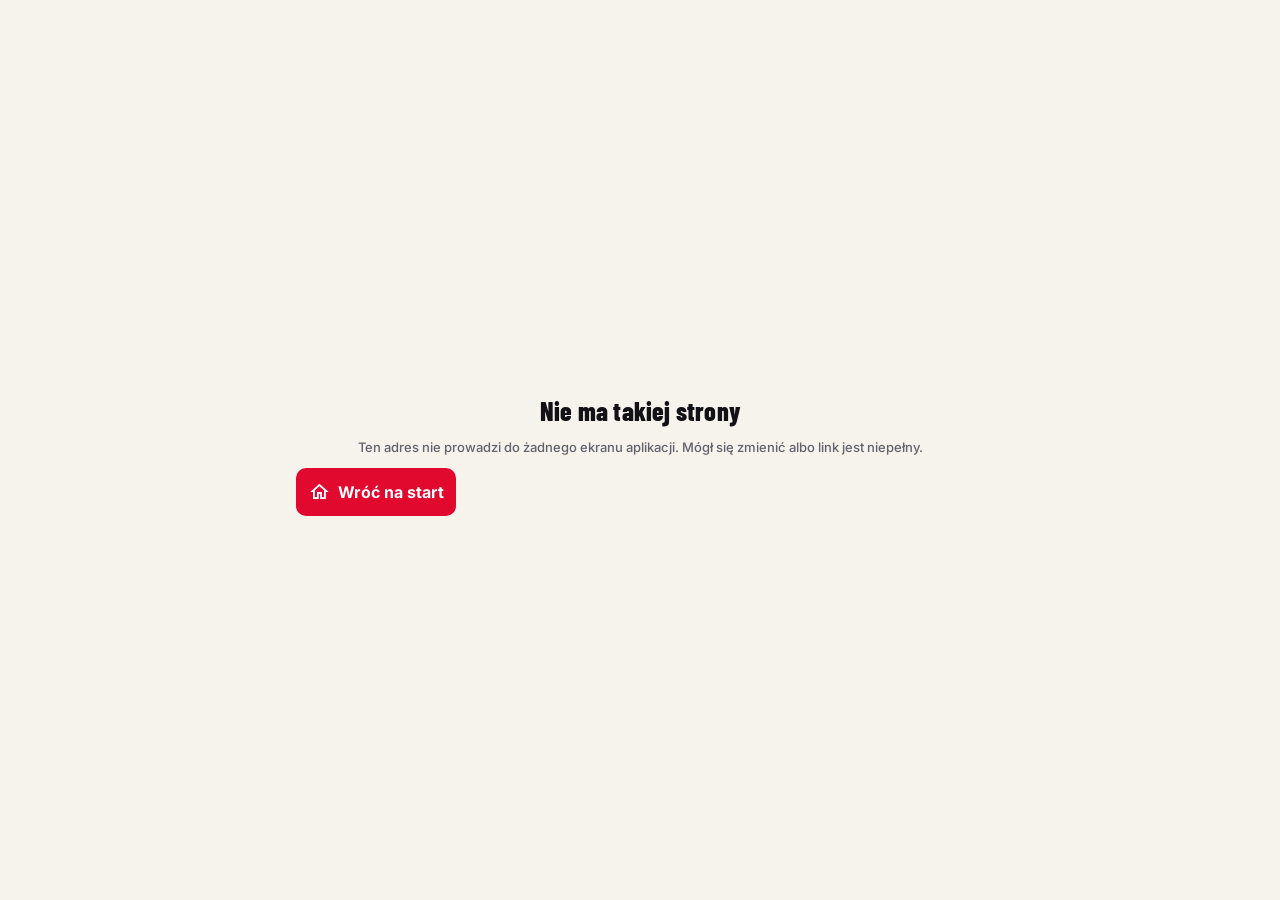
<file: app/index.html>
<!DOCTYPE html>
<html lang="pl">
  <head>
    <meta charset="utf-8" />
    <meta httpEquiv="X-UA-Compatible" content="IE=edge" />
    <meta name="viewport" content="width=device-width, initial-scale=1, shrink-to-fit=no, viewport-fit=cover" />
    <title>Polonia Razem!</title>
    <!-- The `react-native-web` recommended style reset: https://necolas.github.io/react-native-web/docs/setup/#root-element -->
    <style id="expo-reset">
      /* These styles make the body full-height */
      html,
      body {
        height: 100%;
      }
      /* These styles disable body scrolling if you are using <ScrollView> */
      body {
        overflow: hidden;
      }
      /* These styles make the root element full-height */
      #root {
        display: flex;
        height: 100%;
        flex: 1;
      }
    </style>
  <meta name="theme-color" content="#121216">
<meta name="description" content="Aplikacja FC Polonia Bruksela — zawodnicy, sztab i kibice.">
<link rel="icon" href="/app/favicon.ico"/>    <link rel="manifest" href="/app/manifest.webmanifest" />
    <link rel="apple-touch-icon" href="/app/pwa/apple-touch-icon.png" />
    <meta name="apple-mobile-web-app-capable" content="yes" />
    <meta name="mobile-web-app-capable" content="yes" />
    <meta name="apple-mobile-web-app-status-bar-style" content="black-translucent" />
    <meta name="apple-mobile-web-app-title" content="Polonia Razem!" />
    <meta name="application-name" content="Polonia Razem!" />
    <meta name="format-detection" content="telephone=no" />
    <style id="pt-pwa">html,body{background-color:#121216;}</style>
  </head>

  <body>
    <!-- Use static rendering with Expo Router to support running without JavaScript. -->
    <noscript>
      You need to enable JavaScript to run this app.
    </noscript>
    <!-- The root element for your Expo app. -->
    <div id="root"></div>
  <script src="/app/_expo/static/js/web/entry-bc38a7927b1c250d5e1fb92343b60c45.js" defer></script>
</body>
</html>
</file>
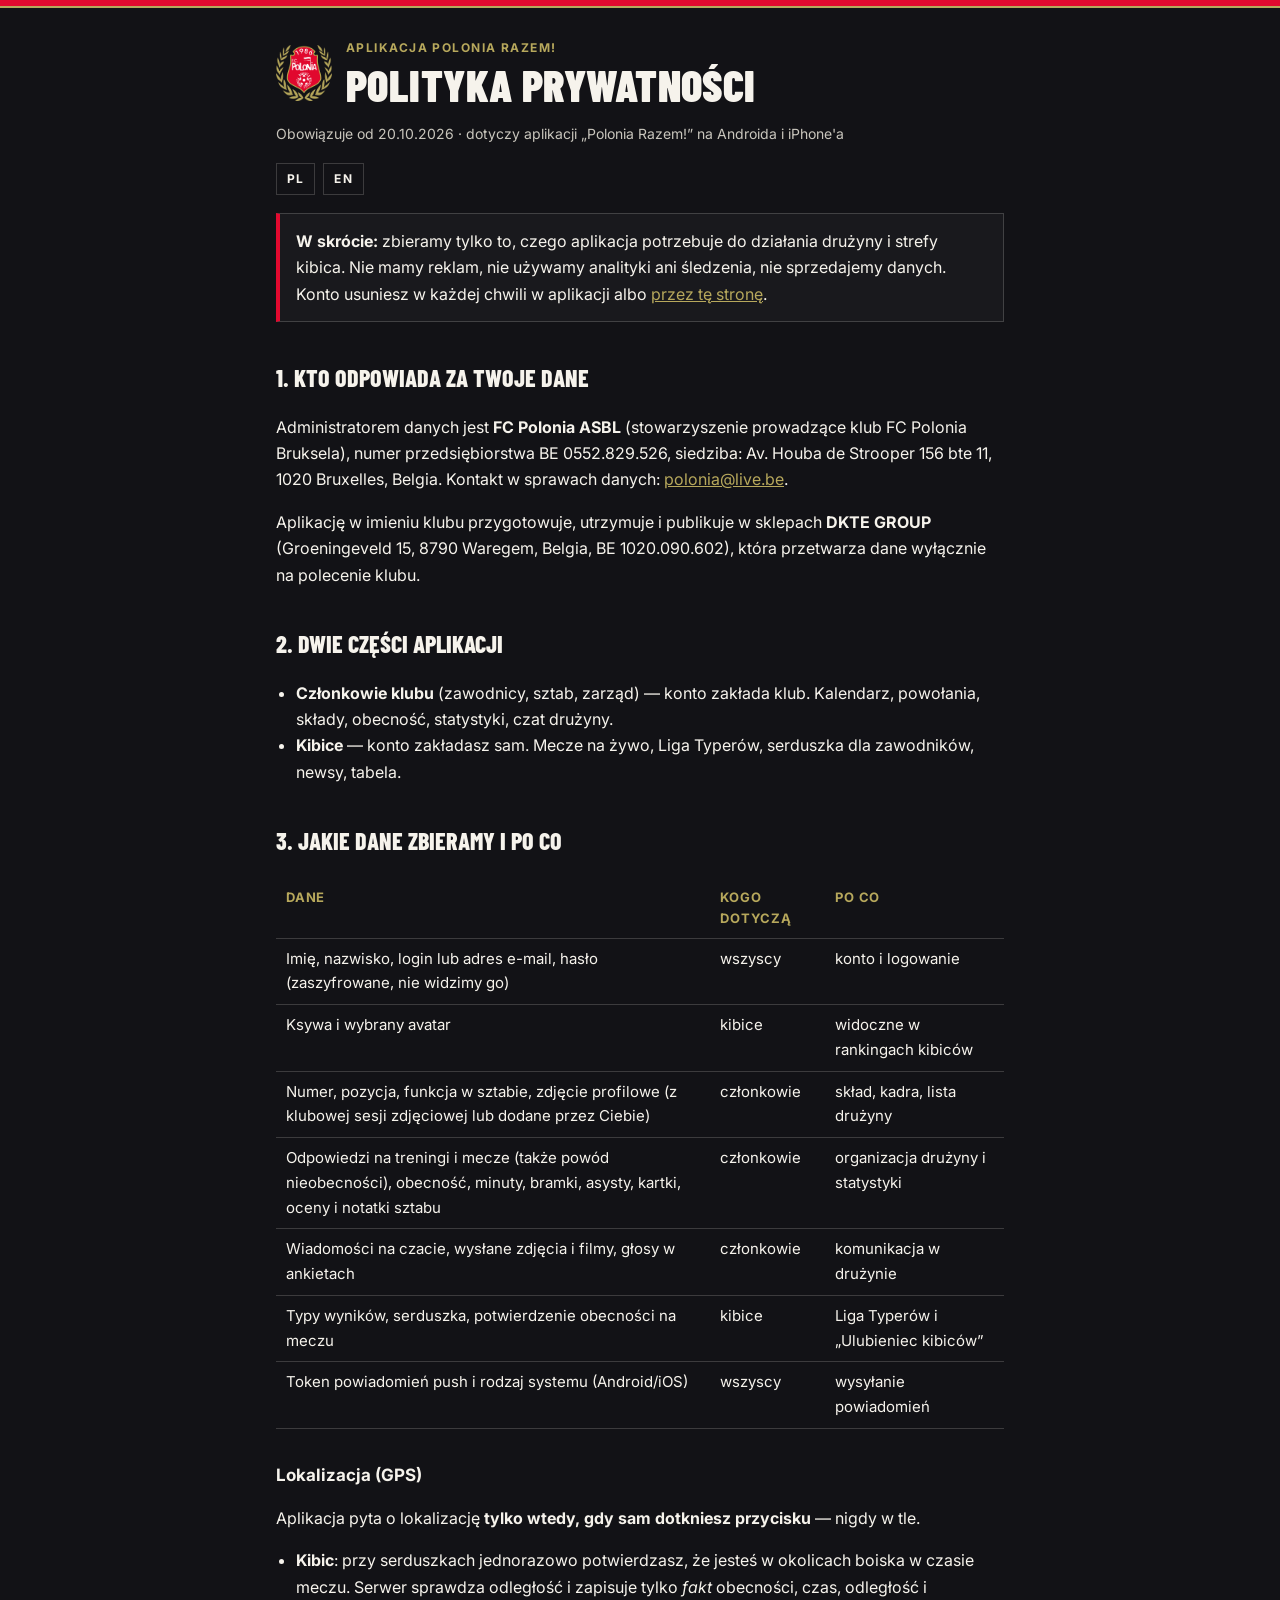
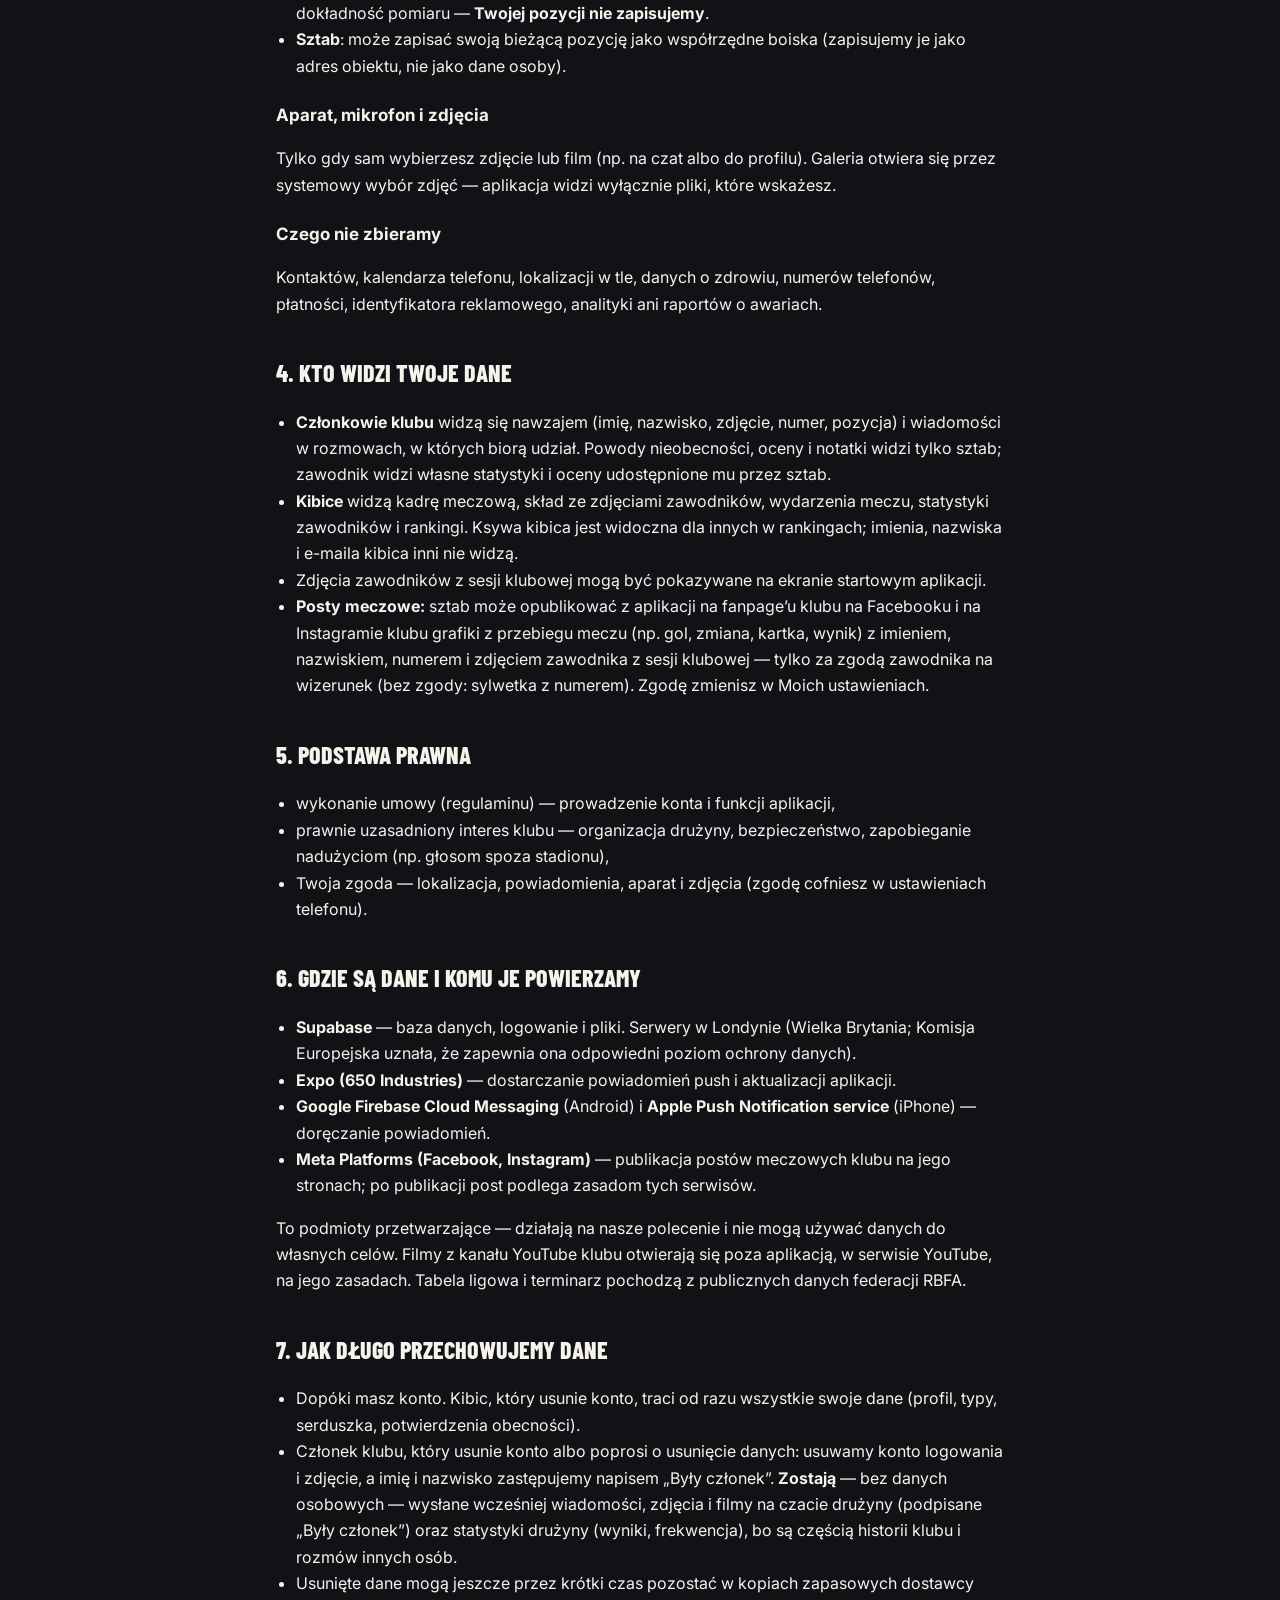
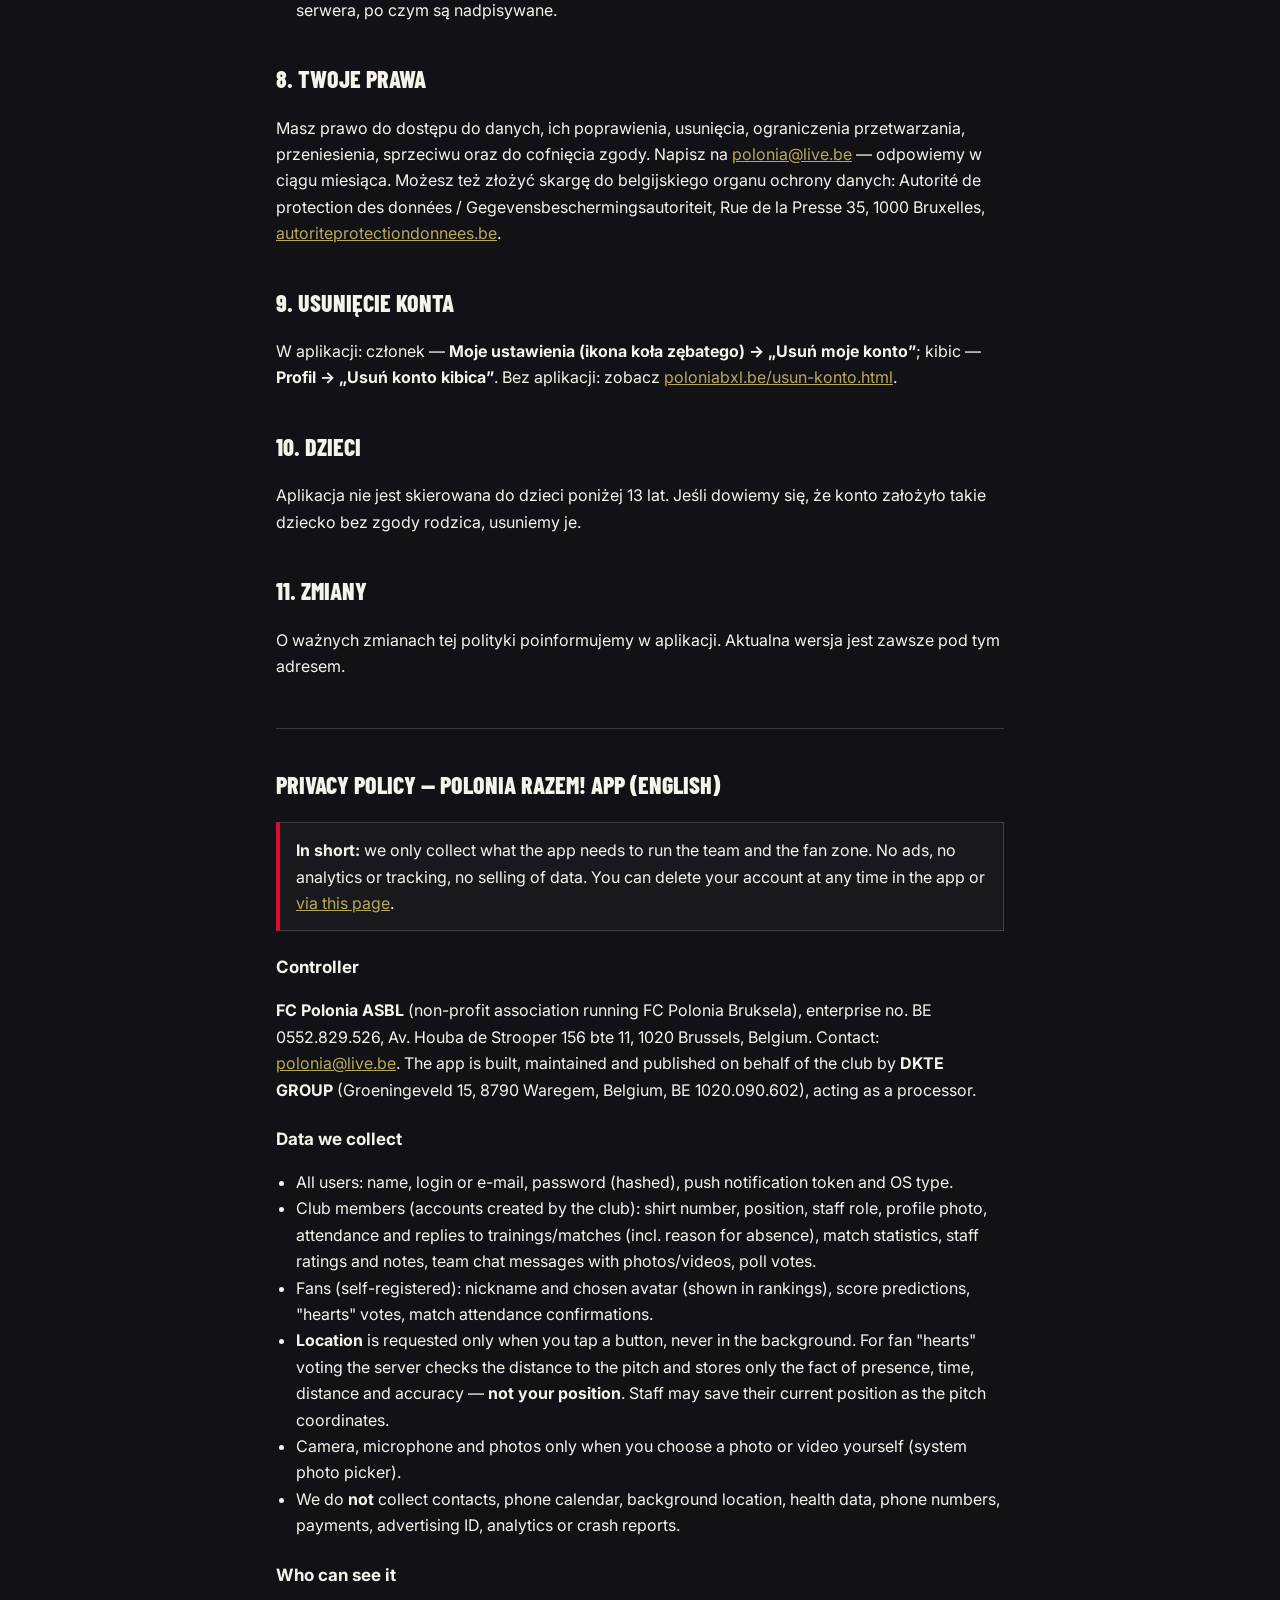
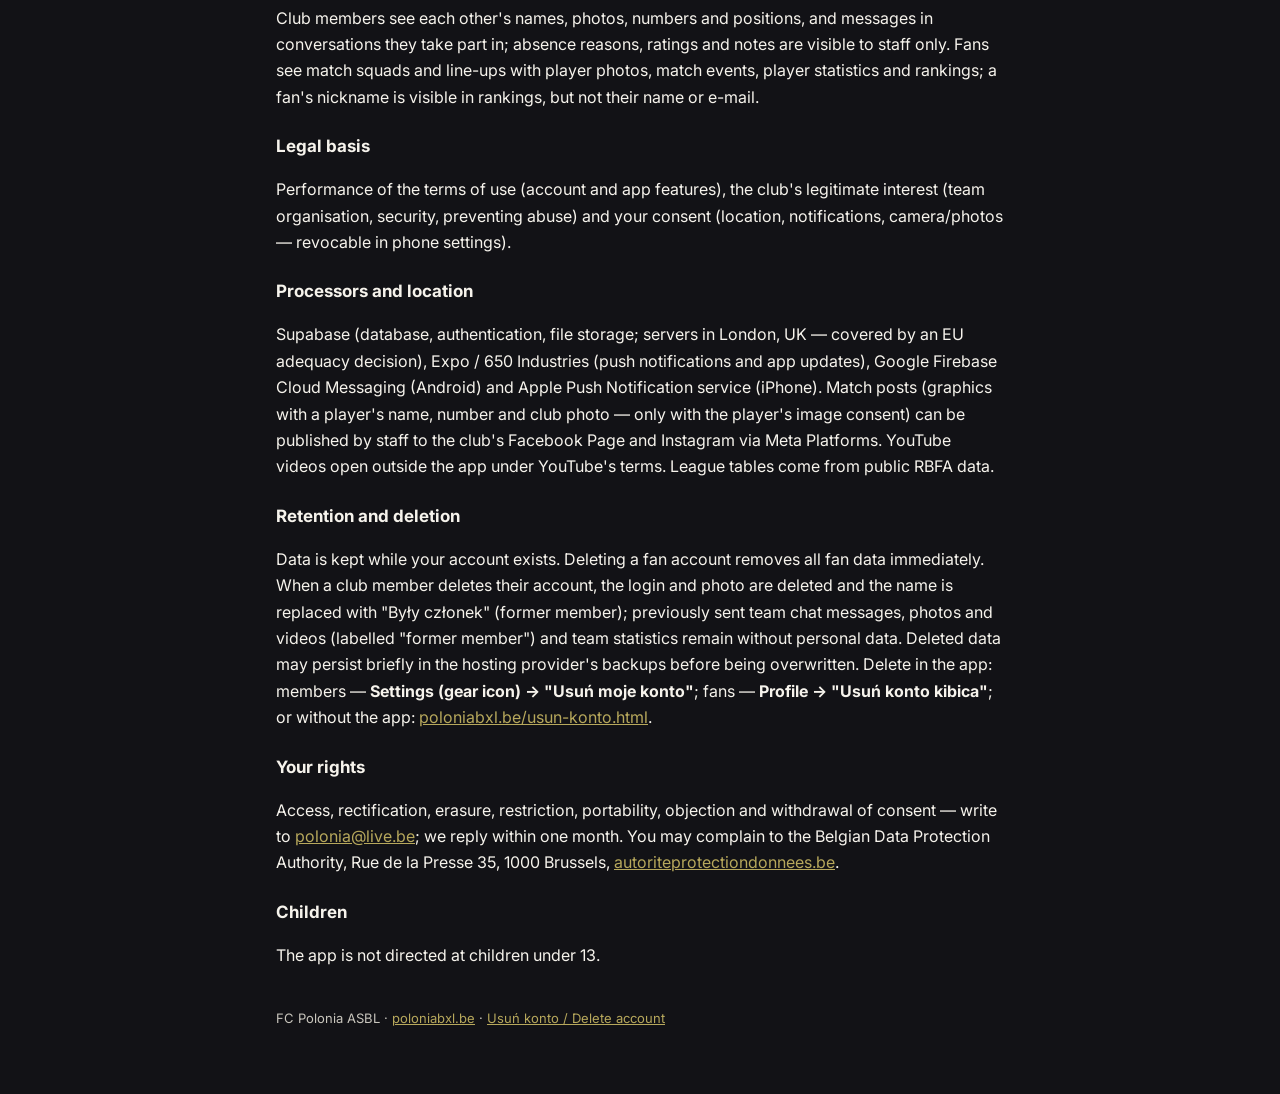
<file: aplikacja-prywatnosc.html>
<!doctype html>
<html lang="pl">
<head>
<meta charset="utf-8">
<meta name="viewport" content="width=device-width, initial-scale=1">
<title>Polityka prywatności aplikacji Polonia Razem! — FC Polonia Bruksela</title>
<meta name="description" content="Jakie dane zbiera aplikacja Polonia Razem! klubu FC Polonia Bruksela, po co, gdzie są przechowywane i jak usunąć konto.">
<link rel="canonical" href="https://poloniabxl.be/aplikacja-prywatnosc.html">
<link rel="icon" href="favicon.ico" sizes="any">
<link rel="stylesheet" href="_ds/fc-polonia-bruksela-design-system-8b288236-ab09-4f73-9b0b-02265ec9dea1/tokens/colors.css">
<link rel="stylesheet" href="_ds/fc-polonia-bruksela-design-system-8b288236-ab09-4f73-9b0b-02265ec9dea1/tokens/typography.css">
<link rel="stylesheet" href="_ds/fc-polonia-bruksela-design-system-8b288236-ab09-4f73-9b0b-02265ec9dea1/tokens/spacing.css">
<link rel="stylesheet" href="_ds/fc-polonia-bruksela-design-system-8b288236-ab09-4f73-9b0b-02265ec9dea1/styles.css">
<link rel="stylesheet" href="app-legal.css">
</head>
<body>
<div class="bar"></div>
<main>
  <header>
    <img src="assets/crest.png" alt="Herb FC Polonia Bruksela">
    <div>
      <p class="kicker">Aplikacja Polonia Razem!</p>
      <h1>Polityka prywatności</h1>
    </div>
  </header>
  <p class="muted">Obowiązuje od 20.10.2026 · dotyczy aplikacji „Polonia Razem!” na Androida i iPhone'a</p>
  <nav class="lang"><a href="#pl">PL</a><a href="#en">EN</a></nav>

  <section id="pl">
  <div class="box">
    <strong>W skrócie:</strong> zbieramy tylko to, czego aplikacja potrzebuje do działania drużyny i strefy kibica.
    Nie mamy reklam, nie używamy analityki ani śledzenia, nie sprzedajemy danych.
    Konto usuniesz w każdej chwili w aplikacji albo <a href="usun-konto.html">przez tę stronę</a>.
  </div>

  <h2>1. Kto odpowiada za Twoje dane</h2>
  <p>Administratorem danych jest <strong>FC Polonia ASBL</strong> (stowarzyszenie prowadzące klub FC Polonia Bruksela),
  numer przedsiębiorstwa BE 0552.829.526, siedziba: Av. Houba de Strooper 156 bte 11, 1020 Bruxelles, Belgia.
  Kontakt w sprawach danych: <a href="mailto:polonia@live.be">polonia@live.be</a>.</p>
  <p>Aplikację w imieniu klubu przygotowuje, utrzymuje i publikuje w sklepach <strong>DKTE GROUP</strong> (Groeningeveld 15, 8790 Waregem, Belgia, BE 1020.090.602),
  która przetwarza dane wyłącznie na polecenie klubu.</p>

  <h2>2. Dwie części aplikacji</h2>
  <ul>
    <li><strong>Członkowie klubu</strong> (zawodnicy, sztab, zarząd) — konto zakłada klub. Kalendarz, powołania, składy,
    obecność, statystyki, czat drużyny.</li>
    <li><strong>Kibice</strong> — konto zakładasz sam. Mecze na żywo, Liga Typerów, serduszka dla zawodników, newsy, tabela.</li>
  </ul>

  <h2>3. Jakie dane zbieramy i po co</h2>
  <div class="table-wrap"><table>
    <tr><th>Dane</th><th>Kogo dotyczą</th><th>Po co</th></tr>
    <tr><td>Imię, nazwisko, login lub adres e-mail, hasło (zaszyfrowane, nie widzimy go)</td><td>wszyscy</td><td>konto i logowanie</td></tr>
    <tr><td>Ksywa i wybrany avatar</td><td>kibice</td><td>widoczne w rankingach kibiców</td></tr>
    <tr><td>Numer, pozycja, funkcja w sztabie, zdjęcie profilowe (z klubowej sesji zdjęciowej lub dodane przez Ciebie)</td><td>członkowie</td><td>skład, kadra, lista drużyny</td></tr>
    <tr><td>Odpowiedzi na treningi i mecze (także powód nieobecności), obecność, minuty, bramki, asysty, kartki, oceny i notatki sztabu</td><td>członkowie</td><td>organizacja drużyny i statystyki</td></tr>
    <tr><td>Wiadomości na czacie, wysłane zdjęcia i filmy, głosy w ankietach</td><td>członkowie</td><td>komunikacja w drużynie</td></tr>
    <tr><td>Typy wyników, serduszka, potwierdzenie obecności na meczu</td><td>kibice</td><td>Liga Typerów i „Ulubieniec kibiców”</td></tr>
    <tr><td>Token powiadomień push i rodzaj systemu (Android/iOS)</td><td>wszyscy</td><td>wysyłanie powiadomień</td></tr>
  </table></div>

  <h3>Lokalizacja (GPS)</h3>
  <p>Aplikacja pyta o lokalizację <strong>tylko wtedy, gdy sam dotkniesz przycisku</strong> — nigdy w tle.</p>
  <ul>
    <li><strong>Kibic</strong>: przy serduszkach jednorazowo potwierdzasz, że jesteś w okolicach boiska w czasie meczu.
    Serwer sprawdza odległość i zapisuje tylko <em>fakt</em> obecności, czas, odległość i dokładność pomiaru —
    <strong>Twojej pozycji nie zapisujemy</strong>.</li>
    <li><strong>Sztab</strong>: może zapisać swoją bieżącą pozycję jako współrzędne boiska (zapisujemy je jako adres obiektu, nie jako dane osoby).</li>
  </ul>

  <h3>Aparat, mikrofon i zdjęcia</h3>
  <p>Tylko gdy sam wybierzesz zdjęcie lub film (np. na czat albo do profilu). Galeria otwiera się przez systemowy wybór
  zdjęć — aplikacja widzi wyłącznie pliki, które wskażesz.</p>

  <h3>Czego nie zbieramy</h3>
  <p>Kontaktów, kalendarza telefonu, lokalizacji w tle, danych o zdrowiu, numerów telefonów, płatności,
  identyfikatora reklamowego, analityki ani raportów o awariach.</p>

  <h2>4. Kto widzi Twoje dane</h2>
  <ul>
    <li><strong>Członkowie klubu</strong> widzą się nawzajem (imię, nazwisko, zdjęcie, numer, pozycja) i wiadomości w rozmowach,
    w których biorą udział. Powody nieobecności, oceny i notatki widzi tylko sztab; zawodnik widzi własne statystyki
    i oceny udostępnione mu przez sztab.</li>
    <li><strong>Kibice</strong> widzą kadrę meczową, skład ze zdjęciami zawodników, wydarzenia meczu, statystyki zawodników
    i rankingi. Ksywa kibica jest widoczna dla innych w rankingach; imienia, nazwiska i e-maila kibica inni nie widzą.</li>
    <li>Zdjęcia zawodników z sesji klubowej mogą być pokazywane na ekranie startowym aplikacji.</li>
    <li><strong>Posty meczowe:</strong> sztab może opublikować z aplikacji na fanpage’u klubu na Facebooku i na Instagramie klubu
    grafiki z przebiegu meczu (np. gol, zmiana, kartka, wynik) z imieniem, nazwiskiem, numerem i zdjęciem zawodnika z sesji klubowej —
    tylko za zgodą zawodnika na wizerunek (bez zgody: sylwetka z numerem). Zgodę zmienisz w Moich ustawieniach.</li>
  </ul>

  <h2>5. Podstawa prawna</h2>
  <ul>
    <li>wykonanie umowy (regulaminu) — prowadzenie konta i funkcji aplikacji,</li>
    <li>prawnie uzasadniony interes klubu — organizacja drużyny, bezpieczeństwo, zapobieganie nadużyciom (np. głosom spoza stadionu),</li>
    <li>Twoja zgoda — lokalizacja, powiadomienia, aparat i zdjęcia (zgodę cofniesz w ustawieniach telefonu).</li>
  </ul>

  <h2>6. Gdzie są dane i komu je powierzamy</h2>
  <ul>
    <li><strong>Supabase</strong> — baza danych, logowanie i pliki. Serwery w Londynie (Wielka Brytania; Komisja Europejska
    uznała, że zapewnia ona odpowiedni poziom ochrony danych).</li>
    <li><strong>Expo (650 Industries)</strong> — dostarczanie powiadomień push i aktualizacji aplikacji.</li>
    <li><strong>Google Firebase Cloud Messaging</strong> (Android) i <strong>Apple Push Notification service</strong> (iPhone) — doręczanie powiadomień.</li>
    <li><strong>Meta Platforms (Facebook, Instagram)</strong> — publikacja postów meczowych klubu na jego stronach; po publikacji post podlega zasadom tych serwisów.</li>
  </ul>
  <p>To podmioty przetwarzające — działają na nasze polecenie i nie mogą używać danych do własnych celów.
  Filmy z kanału YouTube klubu otwierają się poza aplikacją, w serwisie YouTube, na jego zasadach.
  Tabela ligowa i terminarz pochodzą z publicznych danych federacji RBFA.</p>

  <h2>7. Jak długo przechowujemy dane</h2>
  <ul>
    <li>Dopóki masz konto. Kibic, który usunie konto, traci od razu wszystkie swoje dane (profil, typy, serduszka, potwierdzenia obecności).</li>
    <li>Członek klubu, który usunie konto albo poprosi o usunięcie danych: usuwamy konto logowania i zdjęcie,
    a imię i nazwisko zastępujemy napisem „Były członek”. <strong>Zostają</strong> — bez danych osobowych — wysłane
    wcześniej wiadomości, zdjęcia i filmy na czacie drużyny (podpisane „Były członek”) oraz statystyki drużyny
    (wyniki, frekwencja), bo są częścią historii klubu i rozmów innych osób.</li>
    <li>Usunięte dane mogą jeszcze przez krótki czas pozostać w kopiach zapasowych dostawcy serwera, po czym są nadpisywane.</li>
  </ul>

  <h2>8. Twoje prawa</h2>
  <p>Masz prawo do dostępu do danych, ich poprawienia, usunięcia, ograniczenia przetwarzania, przeniesienia,
  sprzeciwu oraz do cofnięcia zgody. Napisz na <a href="mailto:polonia@live.be">polonia@live.be</a> — odpowiemy w ciągu
  miesiąca. Możesz też złożyć skargę do belgijskiego organu ochrony danych:
  Autorité de protection des données / Gegevensbeschermingsautoriteit, Rue de la Presse 35, 1000 Bruxelles,
  <a href="https://www.autoriteprotectiondonnees.be/">autoriteprotectiondonnees.be</a>.</p>

  <h2>9. Usunięcie konta</h2>
  <p>W aplikacji: członek — <strong>Moje ustawienia (ikona koła zębatego) → „Usuń moje konto”</strong>;
  kibic — <strong>Profil → „Usuń konto kibica”</strong>. Bez aplikacji: zobacz <a href="usun-konto.html">poloniabxl.be/usun-konto.html</a>.</p>

  <h2>10. Dzieci</h2>
  <p>Aplikacja nie jest skierowana do dzieci poniżej 13 lat. Jeśli dowiemy się, że konto założyło takie dziecko bez zgody
  rodzica, usuniemy je.</p>

  <h2>11. Zmiany</h2>
  <p>O ważnych zmianach tej polityki poinformujemy w aplikacji. Aktualna wersja jest zawsze pod tym adresem.</p>
  </section>

  <hr>

  <section id="en" lang="en">
  <h2>Privacy policy — Polonia Razem! app (English)</h2>
  <div class="box">
    <strong>In short:</strong> we only collect what the app needs to run the team and the fan zone. No ads, no analytics
    or tracking, no selling of data. You can delete your account at any time in the app or <a href="usun-konto.html#en">via this page</a>.
  </div>
  <h3>Controller</h3>
  <p><strong>FC Polonia ASBL</strong> (non-profit association running FC Polonia Bruksela), enterprise no. BE 0552.829.526,
  Av. Houba de Strooper 156 bte 11, 1020 Brussels, Belgium. Contact: <a href="mailto:polonia@live.be">polonia@live.be</a>.
  The app is built, maintained and published on behalf of the club by <strong>DKTE GROUP</strong> (Groeningeveld 15, 8790 Waregem, Belgium, BE 1020.090.602), acting as a processor.</p>
  <h3>Data we collect</h3>
  <ul>
    <li>All users: name, login or e-mail, password (hashed), push notification token and OS type.</li>
    <li>Club members (accounts created by the club): shirt number, position, staff role, profile photo, attendance and
    replies to trainings/matches (incl. reason for absence), match statistics, staff ratings and notes, team chat
    messages with photos/videos, poll votes.</li>
    <li>Fans (self-registered): nickname and chosen avatar (shown in rankings), score predictions, "hearts" votes,
    match attendance confirmations.</li>
    <li><strong>Location</strong> is requested only when you tap a button, never in the background. For fan "hearts" voting the
    server checks the distance to the pitch and stores only the fact of presence, time, distance and accuracy — <strong>not your
    position</strong>. Staff may save their current position as the pitch coordinates.</li>
    <li>Camera, microphone and photos only when you choose a photo or video yourself (system photo picker).</li>
    <li>We do <strong>not</strong> collect contacts, phone calendar, background location, health data, phone numbers, payments,
    advertising ID, analytics or crash reports.</li>
  </ul>
  <h3>Who can see it</h3>
  <p>Club members see each other's names, photos, numbers and positions, and messages in conversations they take part in;
  absence reasons, ratings and notes are visible to staff only. Fans see match squads and line-ups with player photos,
  match events, player statistics and rankings; a fan's nickname is visible in rankings, but not their name or e-mail.</p>
  <h3>Legal basis</h3>
  <p>Performance of the terms of use (account and app features), the club's legitimate interest (team organisation,
  security, preventing abuse) and your consent (location, notifications, camera/photos — revocable in phone settings).</p>
  <h3>Processors and location</h3>
  <p>Supabase (database, authentication, file storage; servers in London, UK — covered by an EU adequacy decision),
  Expo / 650 Industries (push notifications and app updates), Google Firebase Cloud Messaging (Android) and
  Apple Push Notification service (iPhone). Match posts (graphics with a player's name, number and club photo — only with the player's image consent) can be published by staff to the club's Facebook Page and Instagram via Meta Platforms. YouTube videos open outside the app under YouTube's terms. League tables come
  from public RBFA data.</p>
  <h3>Retention and deletion</h3>
  <p>Data is kept while your account exists. Deleting a fan account removes all fan data immediately. When a club member
  deletes their account, the login and photo are deleted and the name is replaced with "Były członek" (former member);
  previously sent team chat messages, photos and videos (labelled "former member") and team statistics remain without
  personal data. Deleted data may persist briefly in the hosting provider's backups before being overwritten.
  Delete in the app: members — <strong>Settings (gear icon) → "Usuń moje konto"</strong>; fans — <strong>Profile → "Usuń konto kibica"</strong>;
  or without the app: <a href="usun-konto.html#en">poloniabxl.be/usun-konto.html</a>.</p>
  <h3>Your rights</h3>
  <p>Access, rectification, erasure, restriction, portability, objection and withdrawal of consent — write to
  <a href="mailto:polonia@live.be">polonia@live.be</a>; we reply within one month. You may complain to the Belgian Data
  Protection Authority, Rue de la Presse 35, 1000 Brussels, <a href="https://www.autoriteprotectiondonnees.be/">autoriteprotectiondonnees.be</a>.</p>
  <h3>Children</h3>
  <p>The app is not directed at children under 13.</p>
  </section>

  <footer>FC Polonia ASBL · <a href="https://poloniabxl.be/">poloniabxl.be</a> · <a href="usun-konto.html">Usuń konto / Delete account</a></footer>
</main>
</body>
</html>
</file>
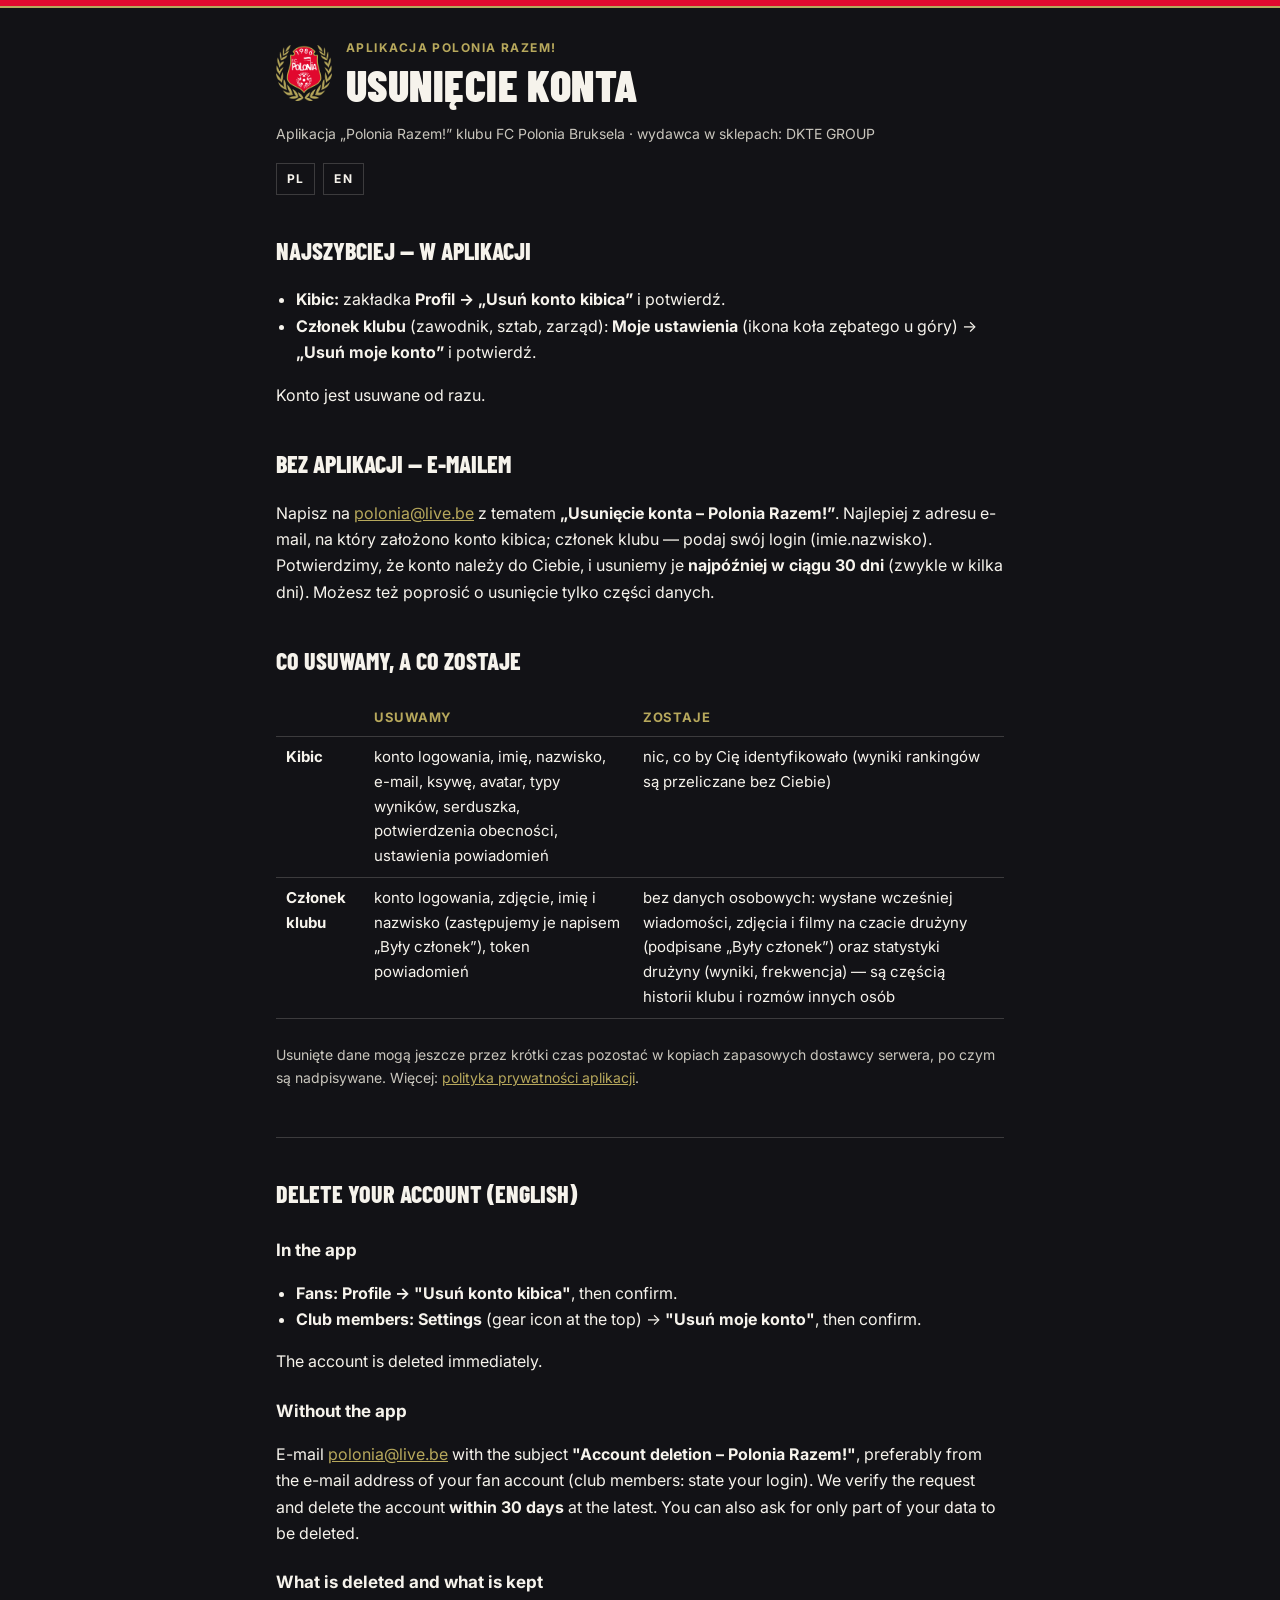
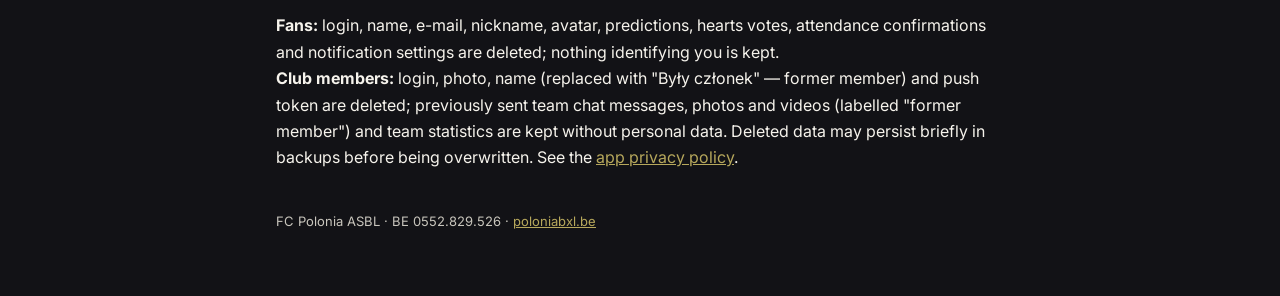
<file: usun-konto.html>
<!doctype html>
<html lang="pl">
<head>
<meta charset="utf-8">
<meta name="viewport" content="width=device-width, initial-scale=1">
<title>Usuń konto w aplikacji Polonia Razem! — FC Polonia Bruksela</title>
<meta name="description" content="Jak usunąć konto i dane w aplikacji Polonia Razem! klubu FC Polonia Bruksela — w aplikacji albo e-mailem.">
<link rel="canonical" href="https://poloniabxl.be/usun-konto.html">
<link rel="icon" href="favicon.ico" sizes="any">
<link rel="stylesheet" href="_ds/fc-polonia-bruksela-design-system-8b288236-ab09-4f73-9b0b-02265ec9dea1/tokens/colors.css">
<link rel="stylesheet" href="_ds/fc-polonia-bruksela-design-system-8b288236-ab09-4f73-9b0b-02265ec9dea1/tokens/typography.css">
<link rel="stylesheet" href="_ds/fc-polonia-bruksela-design-system-8b288236-ab09-4f73-9b0b-02265ec9dea1/tokens/spacing.css">
<link rel="stylesheet" href="_ds/fc-polonia-bruksela-design-system-8b288236-ab09-4f73-9b0b-02265ec9dea1/styles.css">
<link rel="stylesheet" href="app-legal.css">
</head>
<body>
<div class="bar"></div>
<main>
  <header>
    <img src="assets/crest.png" alt="Herb FC Polonia Bruksela">
    <div>
      <p class="kicker">Aplikacja Polonia Razem!</p>
      <h1>Usunięcie konta</h1>
    </div>
  </header>
  <p class="muted">Aplikacja „Polonia Razem!” klubu FC Polonia Bruksela · wydawca w sklepach: DKTE GROUP</p>
  <nav class="lang"><a href="#pl">PL</a><a href="#en">EN</a></nav>

  <section id="pl">
  <h2>Najszybciej — w aplikacji</h2>
  <ul>
    <li><strong>Kibic:</strong> zakładka <strong>Profil → „Usuń konto kibica”</strong> i potwierdź.</li>
    <li><strong>Członek klubu</strong> (zawodnik, sztab, zarząd): <strong>Moje ustawienia</strong> (ikona koła zębatego u góry) → <strong>„Usuń moje konto”</strong> i potwierdź.</li>
  </ul>
  <p>Konto jest usuwane od razu.</p>

  <h2>Bez aplikacji — e-mailem</h2>
  <p>Napisz na <a href="mailto:polonia@live.be?subject=Usuni%C4%99cie%20konta%20%E2%80%93%20Polonia%20Razem!">polonia@live.be</a>
  z tematem <strong>„Usunięcie konta – Polonia Razem!”</strong>. Najlepiej z adresu e-mail, na który założono konto kibica;
  członek klubu — podaj swój login (imie.nazwisko). Potwierdzimy, że konto należy do Ciebie, i usuniemy je
  <strong>najpóźniej w ciągu 30 dni</strong> (zwykle w kilka dni). Możesz też poprosić o usunięcie tylko części danych.</p>

  <h2>Co usuwamy, a co zostaje</h2>
  <div class="table-wrap"><table>
    <tr><th></th><th>Usuwamy</th><th>Zostaje</th></tr>
    <tr><td><strong>Kibic</strong></td><td>konto logowania, imię, nazwisko, e-mail, ksywę, avatar, typy wyników, serduszka, potwierdzenia obecności, ustawienia powiadomień</td><td>nic, co by Cię identyfikowało (wyniki rankingów są przeliczane bez Ciebie)</td></tr>
    <tr><td><strong>Członek klubu</strong></td><td>konto logowania, zdjęcie, imię i nazwisko (zastępujemy je napisem „Były członek”), token powiadomień</td><td>bez danych osobowych: wysłane wcześniej wiadomości, zdjęcia i filmy na czacie drużyny (podpisane „Były członek”) oraz statystyki drużyny (wyniki, frekwencja) — są częścią historii klubu i rozmów innych osób</td></tr>
  </table></div>
  <p class="muted">Usunięte dane mogą jeszcze przez krótki czas pozostać w kopiach zapasowych dostawcy serwera, po czym są nadpisywane.
  Więcej: <a href="aplikacja-prywatnosc.html">polityka prywatności aplikacji</a>.</p>
  </section>

  <hr>

  <section id="en" lang="en">
  <h2>Delete your account (English)</h2>
  <h3>In the app</h3>
  <ul>
    <li><strong>Fans:</strong> <strong>Profile → "Usuń konto kibica"</strong>, then confirm.</li>
    <li><strong>Club members:</strong> <strong>Settings</strong> (gear icon at the top) → <strong>"Usuń moje konto"</strong>, then confirm.</li>
  </ul>
  <p>The account is deleted immediately.</p>
  <h3>Without the app</h3>
  <p>E-mail <a href="mailto:polonia@live.be?subject=Account%20deletion%20%E2%80%93%20Polonia%20Razem!">polonia@live.be</a>
  with the subject <strong>"Account deletion – Polonia Razem!"</strong>, preferably from the e-mail address of your fan
  account (club members: state your login). We verify the request and delete the account <strong>within 30 days</strong>
  at the latest. You can also ask for only part of your data to be deleted.</p>
  <h3>What is deleted and what is kept</h3>
  <p><strong>Fans:</strong> login, name, e-mail, nickname, avatar, predictions, hearts votes, attendance confirmations and
  notification settings are deleted; nothing identifying you is kept.<br>
  <strong>Club members:</strong> login, photo, name (replaced with "Były członek" — former member) and push token are deleted;
  previously sent team chat messages, photos and videos (labelled "former member") and team statistics are kept without
  personal data. Deleted data may persist briefly in backups before being overwritten.
  See the <a href="aplikacja-prywatnosc.html#en">app privacy policy</a>.</p>
  </section>

  <footer>FC Polonia ASBL · BE 0552.829.526 · <a href="https://poloniabxl.be/">poloniabxl.be</a></footer>
</main>
</body>
</html>
</file>
<file: _ds/fc-polonia-bruksela-design-system-8b288236-ab09-4f73-9b0b-02265ec9dea1/tokens/colors.css>
:root{
--color-red:#E2092F;
--color-gold:#B7A85C;
--color-graphite:#121216;
--color-cream:#F6F3EC;
--color-red-dim:#a80725;
/* Wynik meczu: zielony = wygrana, zloty = remis, czerwony = porazka.
   Zielen dobrana tak, by miala te sama jasnosc co firmowa czerwien —
   plakietka wyniku wazy wtedy tyle samo niezaleznie od rezultatu. */
--color-green:#17853F;
--color-green-dim:#116632;
--color-gold-dim:#8f8248;
--color-black-60:rgba(18,18,22,.6);
--color-black-80:rgba(18,18,22,.85);
--brand-primary:var(--color-red);
--brand-accent:var(--color-gold);
--surface-dark:var(--color-graphite);
--surface-light:var(--color-cream);
--text-on-dark:var(--color-cream);
--text-on-light:var(--color-graphite);
--text-muted-on-dark:#c9c6bd;
--border-on-dark:rgba(246,243,236,.18);
--link-color:var(--color-gold);
--link-color-hover:#cbb96b;
}
</file>
<file: _ds/fc-polonia-bruksela-design-system-8b288236-ab09-4f73-9b0b-02265ec9dea1/tokens/typography.css>
@import url('https://fonts.googleapis.com/css2?family=Barlow+Condensed:wght@600;700;900&family=Inter:wght@500;600;700;800&display=swap');
:root{
--font-display:'Barlow Condensed',sans-serif;
--font-display-weight:900;
--font-body:'Inter',sans-serif;
--font-body-weight:700;
--text-headline:clamp(48px,9vw,110px);
--text-subhead:clamp(28px,5vw,56px);
--text-line:clamp(20px,3vw,32px);
--tracking-display:.01em;
--tracking-caps:.06em;
}
</file>
<file: _ds/fc-polonia-bruksela-design-system-8b288236-ab09-4f73-9b0b-02265ec9dea1/tokens/spacing.css>
:root{
--space-1:4px;--space-2:8px;--space-3:12px;--space-4:16px;--space-5:24px;--space-6:32px;--space-7:48px;--space-8:64px;
--radius-sm:4px;--radius-md:8px;--radius-lg:14px;--radius-pill:999px;
--safe-square:30px;
--safe-story-edge:220px;
}
</file>
<file: _ds/fc-polonia-bruksela-design-system-8b288236-ab09-4f73-9b0b-02265ec9dea1/styles.css>
@import 'tokens/colors.css';
@import 'tokens/typography.css';
@import 'tokens/spacing.css';
</file>
<file: app-legal.css>
/* Strony prawne aplikacji „Polonia Razem!” (polityka prywatności, usuwanie konta) — samodzielne pliki bez hash-routingu,
   żeby Google Play i Apple czytały je pod stałym adresem. Kolory i fonty z design systemu klubu (_ds). */
:root { color-scheme: dark; }
* { box-sizing: border-box; }
body { margin: 0; background: var(--surface-dark); color: var(--text-on-dark); font-family: var(--font-body), system-ui, sans-serif; line-height: 1.65; -webkit-font-smoothing: antialiased; }
.bar { height: 6px; background: var(--color-red); box-shadow: 0 2px 0 var(--color-gold); }
main { max-width: 760px; margin: 0 auto; padding: 32px 16px 64px; }
header { display: flex; align-items: center; gap: 14px; margin-bottom: 8px; }
header img { width: 56px; height: 56px; }
.kicker { margin: 0; font-size: 12px; letter-spacing: .12em; text-transform: uppercase; color: var(--color-gold); font-weight: 700; }
h1 { font-family: var(--font-display), sans-serif; font-weight: 900; font-size: clamp(30px, 6vw, 44px); line-height: 1.05; margin: 4px 0 0; text-transform: uppercase; letter-spacing: .01em; }
h2 { font-family: var(--font-display), sans-serif; font-weight: 800; font-size: 24px; text-transform: uppercase; margin: 36px 0 8px; color: var(--text-on-dark); }
h3 { font-size: 17px; margin: 22px 0 6px; }
p, li { color: var(--text-on-dark); }
.muted { color: var(--text-muted-on-dark); font-size: 14px; }
a { color: var(--link-color); }
a:hover { color: var(--link-color-hover); }
ul { padding-left: 20px; }
.box { border: 1px solid var(--border-on-dark); border-left: 4px solid var(--color-red); border-radius: 0; padding: 14px 16px; margin: 18px 0; background: rgba(255,255,255,.03); }
.lang { display: flex; gap: 8px; margin: 18px 0 8px; }
.lang a { font-size: 12px; font-weight: 700; letter-spacing: .1em; padding: 5px 10px; border: 1px solid var(--border-on-dark); text-decoration: none; color: var(--text-on-dark); }
table { width: 100%; border-collapse: collapse; font-size: 15px; margin: 10px 0; }
th, td { text-align: left; vertical-align: top; padding: 8px 10px; border-bottom: 1px solid var(--border-on-dark); }
th { color: var(--color-gold); font-size: 13px; text-transform: uppercase; letter-spacing: .06em; }
.table-wrap { overflow-x: auto; }
hr { border: 0; border-top: 1px solid var(--border-on-dark); margin: 48px 0 8px; }
footer { margin-top: 40px; font-size: 13px; color: var(--text-muted-on-dark); }
</file>
